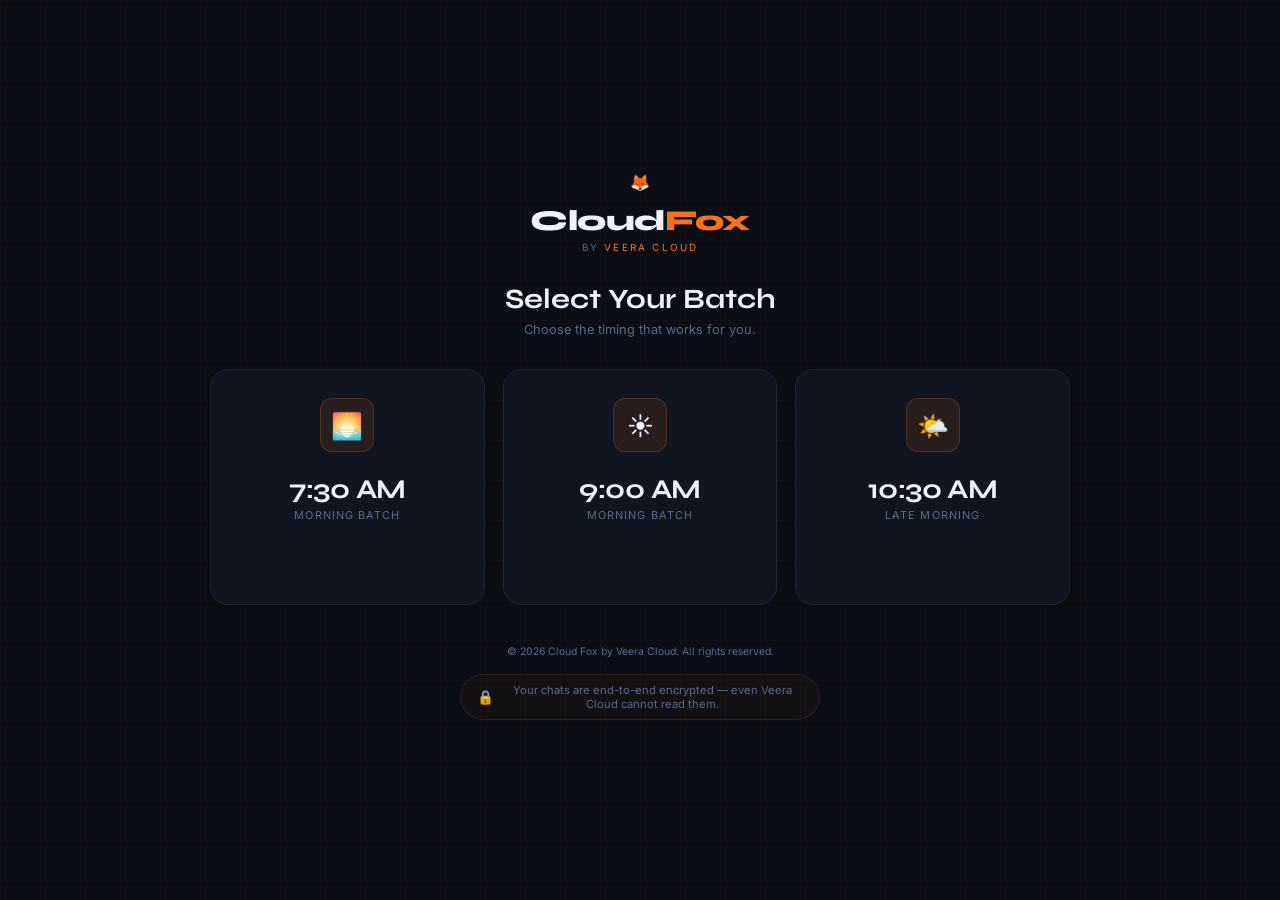
<file: index.html>
<!DOCTYPE html>
<html lang="en">
<head>
<meta charset="UTF-8">
<meta name="viewport" content="width=device-width, initial-scale=1.0">
<title>Cloud Fox – Veera Cloud</title>
<style>
  @import url('https://fonts.googleapis.com/css2?family=Inter:wght@400;500;600;700&family=Syne:wght@600;700;800&display=swap');

  *, *::before, *::after { box-sizing: border-box; margin: 0; padding: 0; }

  :root {
    --bg: #0a0d14;
    --surface: #111520;
    --border: #1c2336;
    --accent: #f97316;
    --accent2: #fb923c;
    --glow: rgba(249,115,22,0.15);
    --text: #eef2ff;
    --muted: #5a6a8a;
    --online: #22d3ee;
    --offline: #a78bfa;
  }

  html, body { height: 100%; }

  body {
    background: var(--bg);
    color: var(--text);
    font-family: 'Inter', sans-serif;
    min-height: 100vh;
    min-height: 100dvh;
    display: flex;
    flex-direction: column;
    align-items: center;
    justify-content: center;
    padding: 1.5rem 1rem 2rem;
    overflow-x: hidden;
  }

  body::before {
    content: '';
    position: fixed;
    inset: 0;
    background-image:
      linear-gradient(rgba(249,115,22,0.03) 1px, transparent 1px),
      linear-gradient(90deg, rgba(249,115,22,0.03) 1px, transparent 1px);
    background-size: 40px 40px;
    pointer-events: none;
    z-index: 0;
  }

  /* ── Brand ── */
  .brand {
    display: flex;
    flex-direction: column;
    align-items: center;
    margin-bottom: 1.8rem;
    position: relative;
    z-index: 1;
  }

  .logo-wrap {
    display: flex;
    align-items: center;
    justify-content: center;
    margin-bottom: 0.9rem;
  }

  .logo-wrap img {
    width: 90px;
    height: 90px;
    object-fit: contain;
    filter: drop-shadow(0 0 10px rgba(249,115,22,0.35));
  }

  .brand-name {
    font-family: 'Syne', sans-serif;
    font-size: 1.8rem;
    font-weight: 800;
    letter-spacing: -0.02em;
    line-height: 1;
  }
  .brand-name .cloud { color: var(--text); }
  .brand-name .fox   { color: var(--accent); }

  .by-line {
    font-size: 0.62rem;
    letter-spacing: 0.22em;
    text-transform: uppercase;
    color: var(--muted);
    margin-top: 0.35rem;
  }
  .by-line span { color: var(--accent); }

  /* ── Header text ── */
  .header {
    text-align: center;
    margin-bottom: 2rem;
    position: relative;
    z-index: 1;
    width: 100%;
  }
  .header h1 {
    font-family: 'Syne', sans-serif;
    font-size: clamp(1.2rem, 4.5vw, 1.75rem);
    font-weight: 700;
  }
  .header p {
    margin-top: 0.4rem;
    font-size: 0.8rem;
    color: var(--muted);
  }

  /* ── Screens ── */
  .screen { display: none; width: 100%; max-width: 860px; position: relative; z-index: 1; }
  .screen.active { display: block; }

  /* ── Batch Cards ── */
  .batch-grid {
    display: flex;
    flex-direction: column;
    gap: 0.9rem;
  }
  @media (min-width: 600px) {
    .batch-grid {
      display: grid;
      grid-template-columns: repeat(3, 1fr);
      gap: 1.1rem;
    }
  }

  .batch-card {
    background: var(--surface);
    border: 1px solid var(--border);
    border-radius: 18px;
    padding: 1.25rem 1.2rem;
    cursor: pointer;
    display: flex;
    align-items: center;
    gap: 1rem;
    transition: border-color 0.22s, box-shadow 0.22s, transform 0.15s;
    position: relative;
    overflow: hidden;
    -webkit-tap-highlight-color: transparent;
  }
  @media (min-width: 600px) {
    .batch-card { flex-direction: column; text-align: center; padding: 1.75rem 1.25rem; }
  }

  .batch-card::before {
    content: '';
    position: absolute;
    bottom: 0; left: 0; right: 0;
    height: 2px;
    background: linear-gradient(90deg, var(--accent), var(--accent2));
    transform: scaleX(0);
    transform-origin: left;
    transition: transform 0.25s ease;
  }
  .batch-card:hover::before,
  .batch-card:active::before { transform: scaleX(1); }
  .batch-card:hover {
    border-color: var(--accent);
    box-shadow: 0 0 28px var(--glow), 0 4px 20px rgba(0,0,0,0.3);
  }
  .batch-card:active { transform: scale(0.97); }

  .batch-badge {
    width: 48px; height: 48px;
    border-radius: 12px;
    background: rgba(249,115,22,0.1);
    border: 1px solid rgba(249,115,22,0.2);
    display: flex;
    align-items: center;
    justify-content: center;
    font-size: 1.5rem;
    flex-shrink: 0;
  }
  @media (min-width: 600px) {
    .batch-badge { width: 54px; height: 54px; font-size: 1.6rem; margin-bottom: 0.5rem; }
  }

  .batch-info { flex: 1; }

  .batch-time {
    font-family: 'Syne', sans-serif;
    font-size: 1.45rem;
    font-weight: 700;
    color: var(--text);
    letter-spacing: -0.02em;
    line-height: 1;
  }
  @media (min-width: 600px) { .batch-time { font-size: 1.7rem; } }

  .batch-sub {
    font-size: 0.68rem;
    text-transform: uppercase;
    letter-spacing: 0.1em;
    color: var(--muted);
    margin-top: 0.3rem;
  }

  .batch-chevron {
    color: var(--accent);
    font-size: 1.3rem;
    flex-shrink: 0;
    transition: transform 0.2s;
  }
  .batch-card:hover .batch-chevron { transform: translateX(3px); }
  @media (min-width: 600px) {
    .batch-chevron { margin-top: 0.8rem; opacity: 0; transition: opacity 0.2s, transform 0.2s; }
    .batch-card:hover .batch-chevron { opacity: 1; transform: translateX(0); }
  }

  /* ── Mode Screen ── */
  .back-btn {
    display: inline-flex;
    align-items: center;
    gap: 0.4rem;
    font-size: 0.78rem;
    color: var(--muted);
    cursor: pointer;
    margin-bottom: 1.5rem;
    background: none;
    border: none;
    font-family: 'Inter', sans-serif;
    transition: color 0.15s;
    padding: 0.3rem 0;
    -webkit-tap-highlight-color: transparent;
  }
  .back-btn:hover { color: var(--text); }

  .mode-heading {
    font-family: 'Syne', sans-serif;
    font-size: clamp(1.05rem, 4vw, 1.3rem);
    font-weight: 700;
    margin-bottom: 0.25rem;
  }
  .mode-heading span { color: var(--accent); }
  .mode-sub { font-size: 0.78rem; color: var(--muted); margin-bottom: 1.4rem; }

  .mode-grid {
    display: grid;
    grid-template-columns: 1fr 1fr;
    gap: 1rem;
    max-width: 480px;
  }

  .mode-card {
    background: var(--surface);
    border: 1px solid var(--border);
    border-radius: 18px;
    padding: 1.6rem 1rem;
    text-align: center;
    text-decoration: none;
    color: var(--text);
    display: flex;
    flex-direction: column;
    align-items: center;
    transition: border-color 0.2s, box-shadow 0.2s, transform 0.15s;
    -webkit-tap-highlight-color: transparent;
  }
  .mode-card:active { transform: scale(0.97); }

  .mode-card.online  { border-top: 2px solid var(--online); }
  .mode-card.offline { border-top: 2px solid var(--offline); }
  .mode-card.online:hover  { border-color: var(--online); box-shadow: 0 0 24px rgba(34,211,238,0.15); }
  .mode-card.offline:hover { border-color: var(--offline); box-shadow: 0 0 24px rgba(167,139,250,0.15); }

  .mode-icon { font-size: 2rem; margin-bottom: 0.65rem; }
  @media (min-width: 600px) { .mode-icon { font-size: 2.3rem; } }

  .mode-label {
    font-family: 'Syne', sans-serif;
    font-size: 1rem;
    font-weight: 700;
  }
  .mode-card.online  .mode-label { color: var(--online); }
  .mode-card.offline .mode-label { color: var(--offline); }

  .mode-desc { font-size: 0.7rem; color: var(--muted); margin-top: 0.3rem; }

  /* ── Encryption notice ── */
  .enc-notice {
    margin-top: 1rem;
    display: flex;
    align-items: center;
    justify-content: center;
    gap: 0.45rem;
    font-size: 0.7rem;
    color: var(--muted);
    text-align: center;
    position: relative;
    z-index: 1;
    padding: 0.5rem 1rem;
    border: 1px solid rgba(249,115,22,0.12);
    border-radius: 999px;
    background: rgba(249,115,22,0.04);
    max-width: 360px;
  }
  .enc-icon { font-size: 0.85rem; flex-shrink: 0; }

  /* ── Footer ── */
  .footer {
    margin-top: 2.5rem;
    font-size: 0.65rem;
    color: var(--muted);
    text-align: center;
    position: relative;
    z-index: 1;
  }
</style>
</head>
<body>

<!-- Brand -->
<div class="brand">
  <div class="logo-wrap">
    <img
      src="https://static.vecteezy.com/system/resources/thumbnails/045/720/728/small_2x/dark-cat-head-free-png.png"
      alt="Cloud Fox"
      onerror="this.style.display='none'; this.parentNode.innerHTML='🦊';"
    />
  </div>
  <div class="brand-name"><span class="cloud">Cloud</span><span class="fox">Fox</span></div>
  <div class="by-line">by <span>Veera Cloud</span></div>
</div>

<!-- Header -->
<div class="header">
  <h1 id="main-title">Select Your Batch</h1>
  <p id="main-sub">Choose the timing that works for you.</p>
</div>

<!-- Screen 1: Batches -->
<div class="screen active" id="screen-batch">
  <div class="batch-grid">
    <div class="batch-card" onclick="selectBatch('7:30 AM')">
      <div class="batch-badge">🌅</div>
      <div class="batch-info">
        <div class="batch-time">7:30 AM</div>
        <div class="batch-sub">Morning Batch</div>
      </div>
      <div class="batch-chevron">›</div>
    </div>
    <div class="batch-card" onclick="selectBatch('9:00 AM')">
      <div class="batch-badge">☀️</div>
      <div class="batch-info">
        <div class="batch-time">9:00 AM</div>
        <div class="batch-sub">Morning Batch</div>
      </div>
      <div class="batch-chevron">›</div>
    </div>
    <div class="batch-card" onclick="selectBatch('10:30 AM')">
      <div class="batch-badge">🌤️</div>
      <div class="batch-info">
        <div class="batch-time">10:30 AM</div>
        <div class="batch-sub">Late Morning</div>
      </div>
      <div class="batch-chevron">›</div>
    </div>
  </div>
</div>

<!-- Screen 2: Mode -->
<div class="screen" id="screen-mode">
  <button class="back-btn" onclick="goBack()">‹ Back to batches</button>
  <div class="mode-heading">Batch: <span id="selected-batch"></span></div>
  <div class="mode-sub">How do you want to attend?</div>
  <div class="mode-grid">
    <a class="mode-card online" id="link-online" href="#">
      <div class="mode-icon">💻</div>
      <div class="mode-label">Online</div>
      <div class="mode-desc">Attend from anywhere</div>
    </a>
    <a class="mode-card offline" id="link-offline" href="#">
      <div class="mode-icon">🏫</div>
      <div class="mode-label">Offline</div>
      <div class="mode-desc">Attend at center</div>
    </a>
  </div>
</div>

<div class="footer">© 2026 Cloud Fox by Veera Cloud. All rights reserved.</div>

<div class="enc-notice">
  <span class="enc-icon">🔒</span>
  Your chats are end-to-end encrypted — even Veera Cloud cannot read them.
</div>

<script>
  const paths = {
    '7:30 AM':  { online: './730am-online.html',  offline: './730am-offline.html'  },
    '9:00 AM':  { online: './900am-online.html',  offline: './900am-offline.html'  },
    '10:30 AM': { online: './1030am-online.html', offline: './1030am-offline.html' },
  };

  function selectBatch(batch) {
    document.getElementById('selected-batch').textContent = batch;
    document.getElementById('link-online').href  = paths[batch].online;
    document.getElementById('link-offline').href = paths[batch].offline;
    document.getElementById('screen-batch').classList.remove('active');
    document.getElementById('screen-mode').classList.add('active');
    document.getElementById('main-title').textContent = 'Choose Mode';
    document.getElementById('main-sub').textContent = 'Pick how you want to attend.';
    window.scrollTo({ top: 0, behavior: 'smooth' });
  }

  function goBack() {
    document.getElementById('screen-mode').classList.remove('active');
    document.getElementById('screen-batch').classList.add('active');
    document.getElementById('main-title').textContent = 'Select Your Batch';
    document.getElementById('main-sub').textContent = 'Choose the timing that works for you.';
    window.scrollTo({ top: 0, behavior: 'smooth' });
  }
</script>
</body>
</html>
</file>
